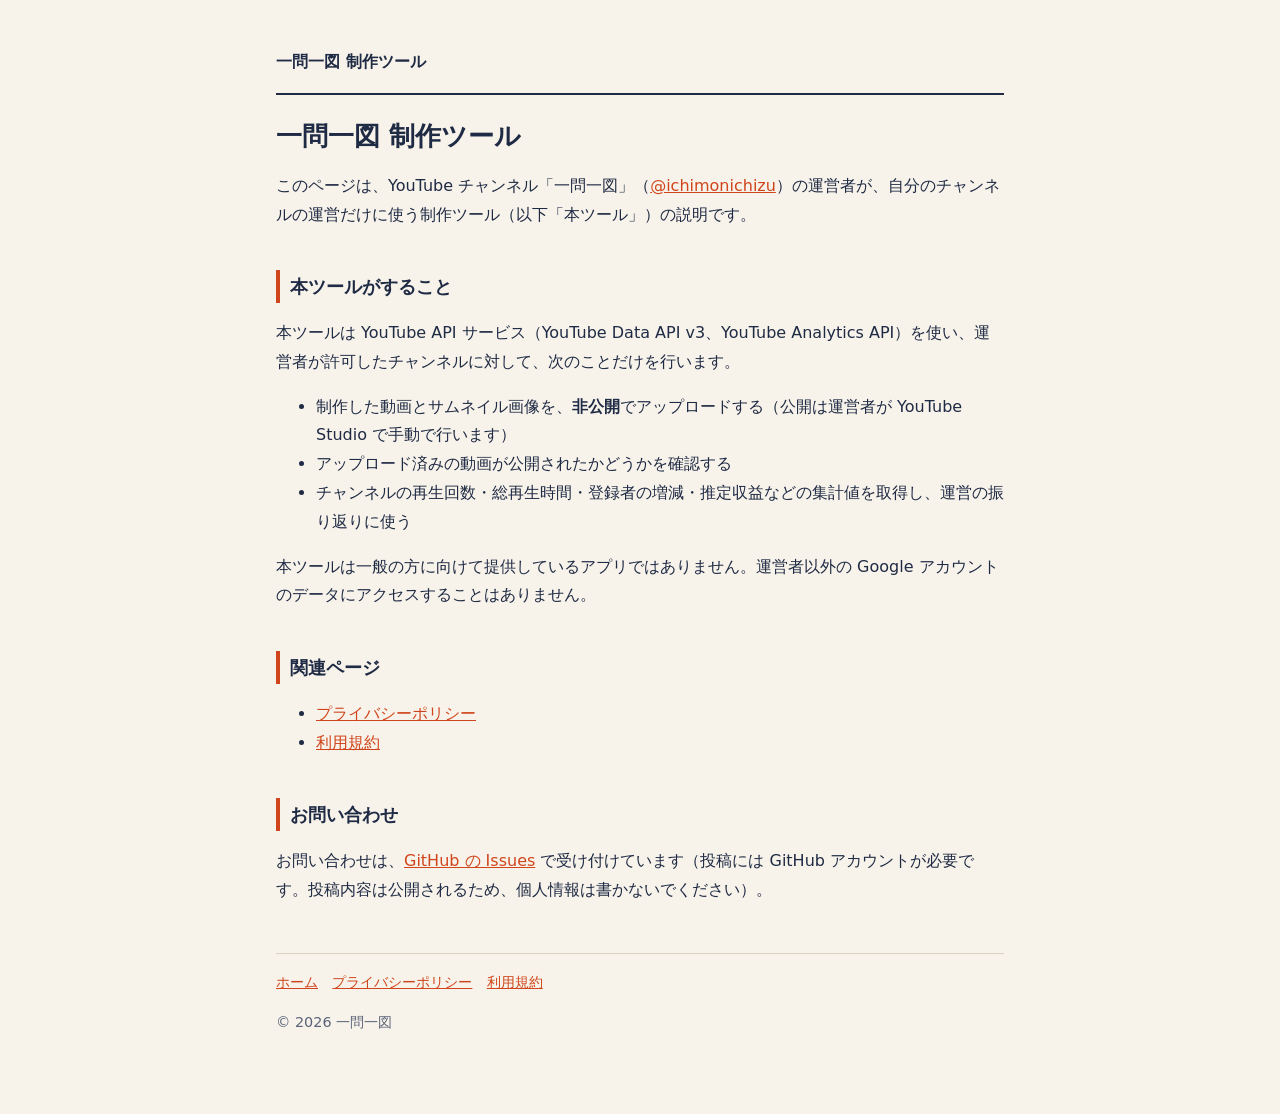
<file: index.html>
<!doctype html>
<html lang="ja">
<head>
<meta charset="utf-8">
<meta name="viewport" content="width=device-width, initial-scale=1">
<title>一問一図 制作ツール</title>
<link rel="stylesheet" href="style.css">
</head>
<body>
<main>
<header><p><a href="./">一問一図 制作ツール</a></p></header>

<h1>一問一図 制作ツール</h1>
<p>このページは、YouTube チャンネル「一問一図」（<a href="https://www.youtube.com/@ichimonichizu">@ichimonichizu</a>）の運営者が、自分のチャンネルの運営だけに使う制作ツール（以下「本ツール」）の説明です。</p>

<h2>本ツールがすること</h2>
<p>本ツールは YouTube API サービス（YouTube Data API v3、YouTube Analytics API）を使い、運営者が許可したチャンネルに対して、次のことだけを行います。</p>
<ul>
  <li>制作した動画とサムネイル画像を、<strong>非公開</strong>でアップロードする（公開は運営者が YouTube Studio で手動で行います）</li>
  <li>アップロード済みの動画が公開されたかどうかを確認する</li>
  <li>チャンネルの再生回数・総再生時間・登録者の増減・推定収益などの集計値を取得し、運営の振り返りに使う</li>
</ul>
<p>本ツールは一般の方に向けて提供しているアプリではありません。運営者以外の Google アカウントのデータにアクセスすることはありません。</p>

<h2>関連ページ</h2>
<ul>
  <li><a href="privacy.html">プライバシーポリシー</a></li>
  <li><a href="terms.html">利用規約</a></li>
</ul>

<h2>お問い合わせ</h2>
<p>お問い合わせは、<a href="https://github.com/ichimonichizu/ichimonichizu.github.io/issues">GitHub の Issues</a> で受け付けています（投稿には GitHub アカウントが必要です。投稿内容は公開されるため、個人情報は書かないでください）。</p>

<footer>
  <nav><a href="./">ホーム</a><a href="privacy.html">プライバシーポリシー</a><a href="terms.html">利用規約</a></nav>
  <p>© 2026 一問一図</p>
</footer>
</main>
</body>
</html>
</file>
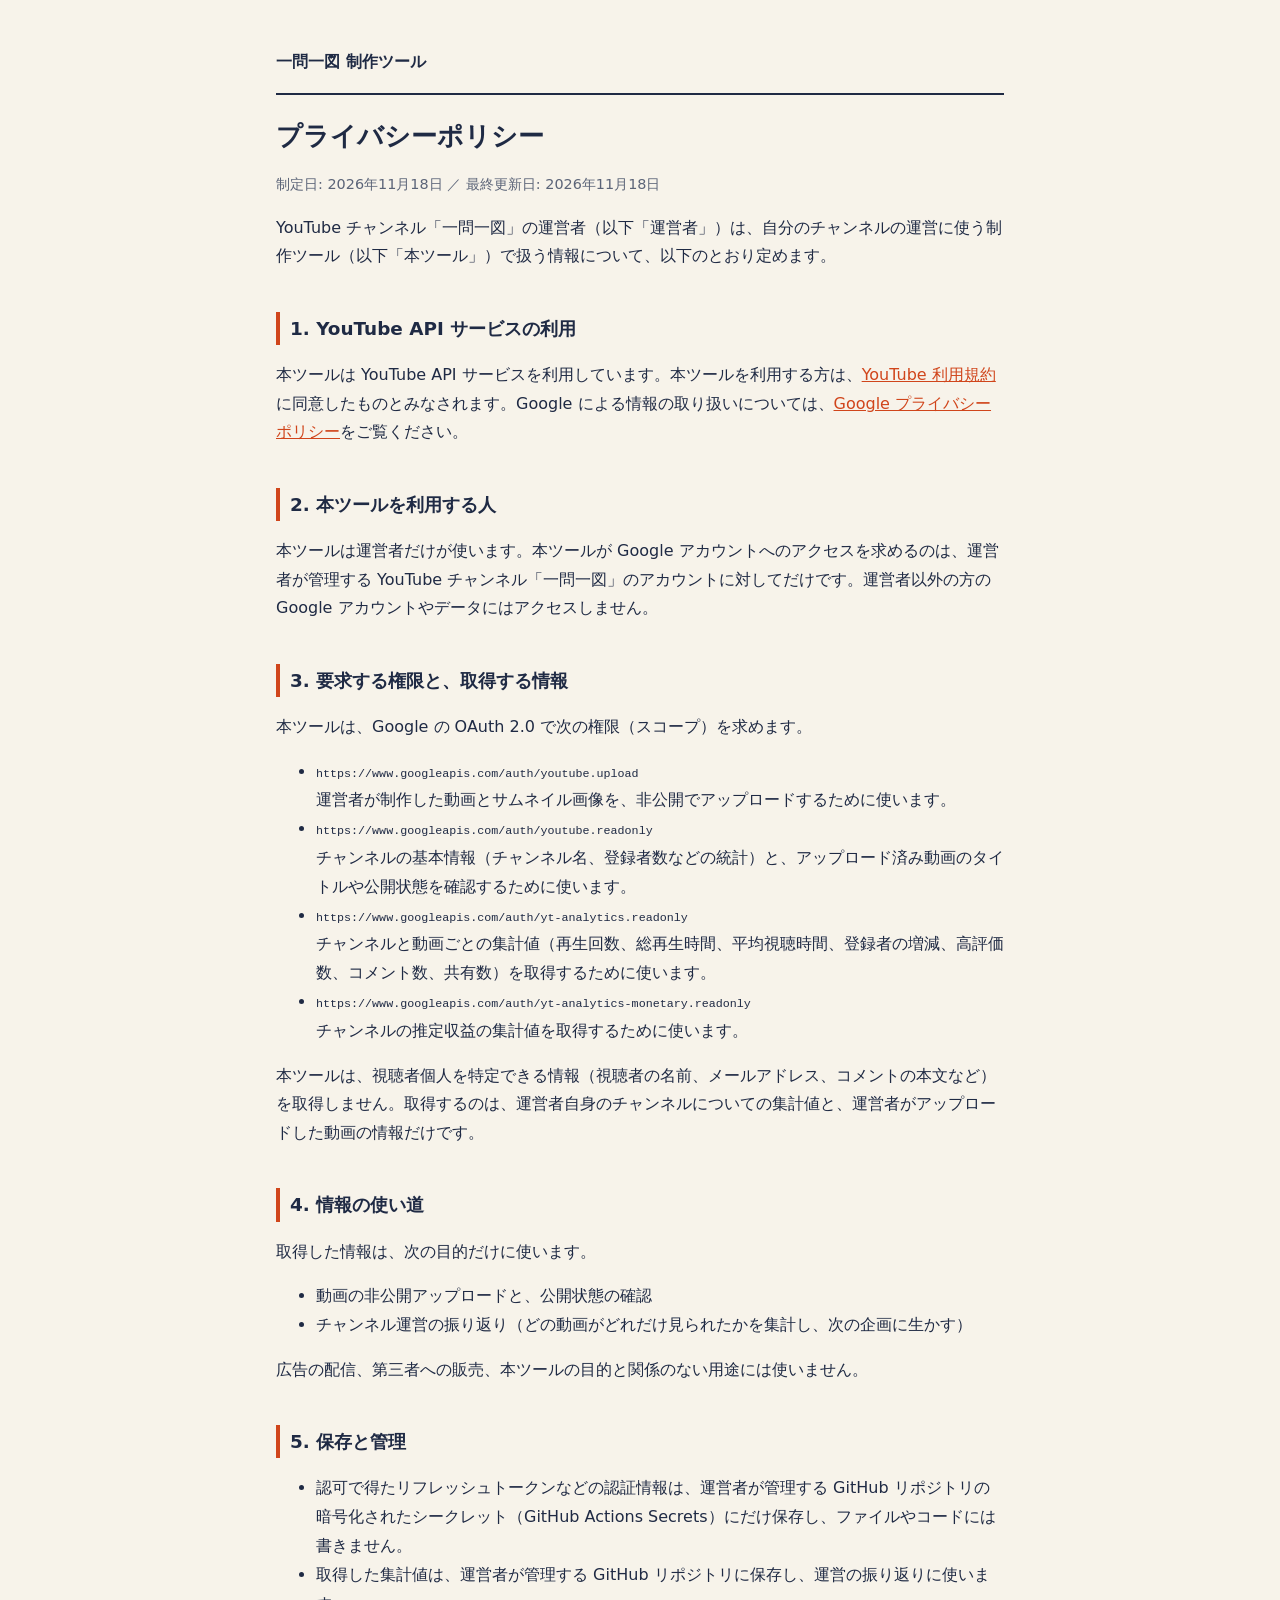
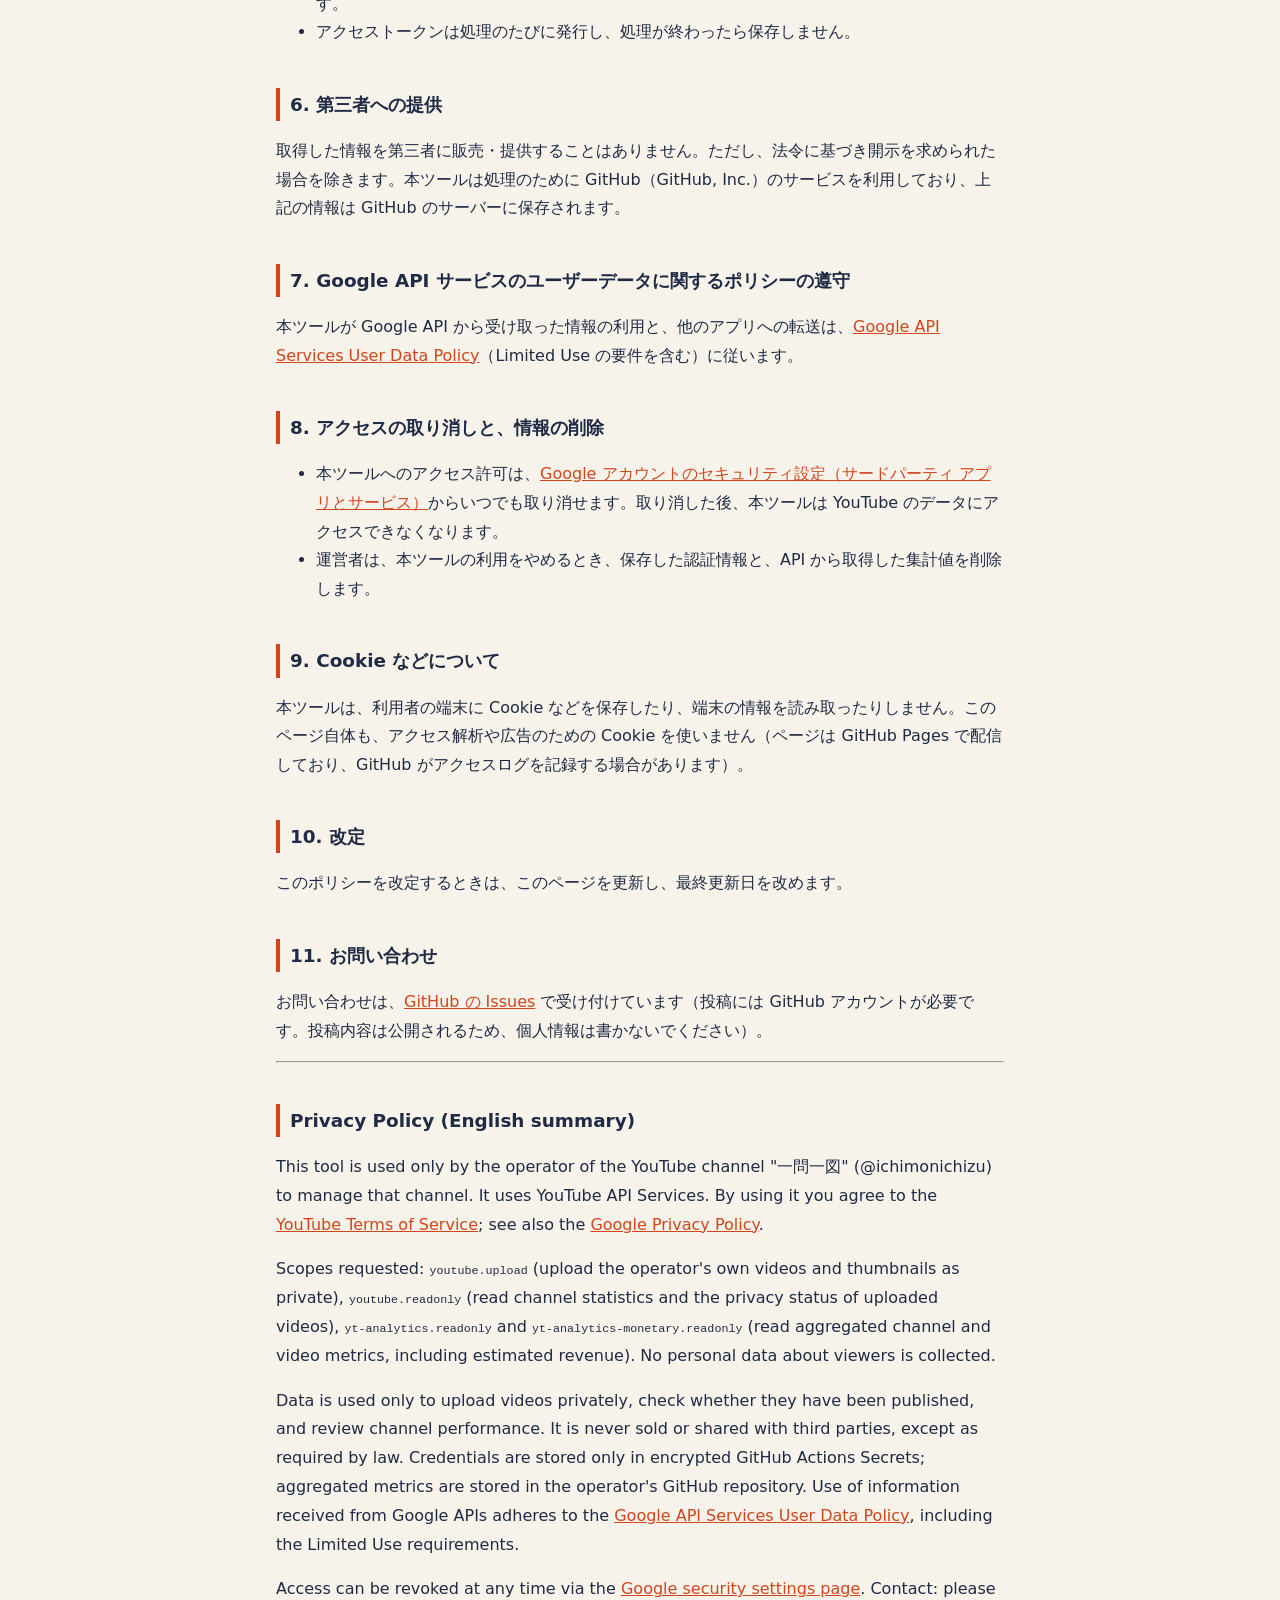
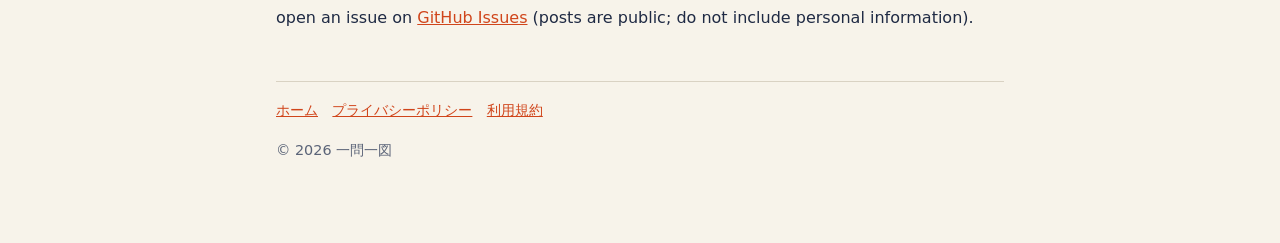
<file: privacy.html>
<!doctype html>
<html lang="ja">
<head>
<meta charset="utf-8">
<meta name="viewport" content="width=device-width, initial-scale=1">
<title>プライバシーポリシー</title>
<link rel="stylesheet" href="style.css">
</head>
<body>
<main>
<header><p><a href="./">一問一図 制作ツール</a></p></header>

<h1>プライバシーポリシー</h1>
<p class="meta">制定日: 2026年11月18日 ／ 最終更新日: 2026年11月18日</p>

<p>YouTube チャンネル「一問一図」の運営者（以下「運営者」）は、自分のチャンネルの運営に使う制作ツール（以下「本ツール」）で扱う情報について、以下のとおり定めます。</p>

<h2>1. YouTube API サービスの利用</h2>
<p>本ツールは YouTube API サービスを利用しています。本ツールを利用する方は、<a href="https://www.youtube.com/t/terms">YouTube 利用規約</a>に同意したものとみなされます。Google による情報の取り扱いについては、<a href="https://policies.google.com/privacy">Google プライバシーポリシー</a>をご覧ください。</p>

<h2>2. 本ツールを利用する人</h2>
<p>本ツールは運営者だけが使います。本ツールが Google アカウントへのアクセスを求めるのは、運営者が管理する YouTube チャンネル「一問一図」のアカウントに対してだけです。運営者以外の方の Google アカウントやデータにはアクセスしません。</p>

<h2>3. 要求する権限と、取得する情報</h2>
<p>本ツールは、Google の OAuth 2.0 で次の権限（スコープ）を求めます。</p>
<ul>
  <li><code>https://www.googleapis.com/auth/youtube.upload</code><br>運営者が制作した動画とサムネイル画像を、非公開でアップロードするために使います。</li>
  <li><code>https://www.googleapis.com/auth/youtube.readonly</code><br>チャンネルの基本情報（チャンネル名、登録者数などの統計）と、アップロード済み動画のタイトルや公開状態を確認するために使います。</li>
  <li><code>https://www.googleapis.com/auth/yt-analytics.readonly</code><br>チャンネルと動画ごとの集計値（再生回数、総再生時間、平均視聴時間、登録者の増減、高評価数、コメント数、共有数）を取得するために使います。</li>
  <li><code>https://www.googleapis.com/auth/yt-analytics-monetary.readonly</code><br>チャンネルの推定収益の集計値を取得するために使います。</li>
</ul>
<p>本ツールは、視聴者個人を特定できる情報（視聴者の名前、メールアドレス、コメントの本文など）を取得しません。取得するのは、運営者自身のチャンネルについての集計値と、運営者がアップロードした動画の情報だけです。</p>

<h2>4. 情報の使い道</h2>
<p>取得した情報は、次の目的だけに使います。</p>
<ul>
  <li>動画の非公開アップロードと、公開状態の確認</li>
  <li>チャンネル運営の振り返り（どの動画がどれだけ見られたかを集計し、次の企画に生かす）</li>
</ul>
<p>広告の配信、第三者への販売、本ツールの目的と関係のない用途には使いません。</p>

<h2>5. 保存と管理</h2>
<ul>
  <li>認可で得たリフレッシュトークンなどの認証情報は、運営者が管理する GitHub リポジトリの暗号化されたシークレット（GitHub Actions Secrets）にだけ保存し、ファイルやコードには書きません。</li>
  <li>取得した集計値は、運営者が管理する GitHub リポジトリに保存し、運営の振り返りに使います。</li>
  <li>アクセストークンは処理のたびに発行し、処理が終わったら保存しません。</li>
</ul>

<h2>6. 第三者への提供</h2>
<p>取得した情報を第三者に販売・提供することはありません。ただし、法令に基づき開示を求められた場合を除きます。本ツールは処理のために GitHub（GitHub, Inc.）のサービスを利用しており、上記の情報は GitHub のサーバーに保存されます。</p>

<h2>7. Google API サービスのユーザーデータに関するポリシーの遵守</h2>
<p>本ツールが Google API から受け取った情報の利用と、他のアプリへの転送は、<a href="https://developers.google.com/terms/api-services-user-data-policy">Google API Services User Data Policy</a>（Limited Use の要件を含む）に従います。</p>

<h2>8. アクセスの取り消しと、情報の削除</h2>
<ul>
  <li>本ツールへのアクセス許可は、<a href="https://security.google.com/settings/security/permissions">Google アカウントのセキュリティ設定（サードパーティ アプリとサービス）</a>からいつでも取り消せます。取り消した後、本ツールは YouTube のデータにアクセスできなくなります。</li>
  <li>運営者は、本ツールの利用をやめるとき、保存した認証情報と、API から取得した集計値を削除します。</li>
</ul>

<h2>9. Cookie などについて</h2>
<p>本ツールは、利用者の端末に Cookie などを保存したり、端末の情報を読み取ったりしません。このページ自体も、アクセス解析や広告のための Cookie を使いません（ページは GitHub Pages で配信しており、GitHub がアクセスログを記録する場合があります）。</p>

<h2>10. 改定</h2>
<p>このポリシーを改定するときは、このページを更新し、最終更新日を改めます。</p>

<h2>11. お問い合わせ</h2>
<p>お問い合わせは、<a href="https://github.com/ichimonichizu/ichimonichizu.github.io/issues">GitHub の Issues</a> で受け付けています（投稿には GitHub アカウントが必要です。投稿内容は公開されるため、個人情報は書かないでください）。</p>

<hr>

<h2 lang="en">Privacy Policy (English summary)</h2>
<div lang="en">
<p>This tool is used only by the operator of the YouTube channel "一問一図" (@ichimonichizu) to manage that channel. It uses YouTube API Services. By using it you agree to the <a href="https://www.youtube.com/t/terms">YouTube Terms of Service</a>; see also the <a href="https://policies.google.com/privacy">Google Privacy Policy</a>.</p>
<p>Scopes requested: <code>youtube.upload</code> (upload the operator's own videos and thumbnails as private), <code>youtube.readonly</code> (read channel statistics and the privacy status of uploaded videos), <code>yt-analytics.readonly</code> and <code>yt-analytics-monetary.readonly</code> (read aggregated channel and video metrics, including estimated revenue). No personal data about viewers is collected.</p>
<p>Data is used only to upload videos privately, check whether they have been published, and review channel performance. It is never sold or shared with third parties, except as required by law. Credentials are stored only in encrypted GitHub Actions Secrets; aggregated metrics are stored in the operator's GitHub repository. Use of information received from Google APIs adheres to the <a href="https://developers.google.com/terms/api-services-user-data-policy">Google API Services User Data Policy</a>, including the Limited Use requirements.</p>
<p>Access can be revoked at any time via the <a href="https://security.google.com/settings/security/permissions">Google security settings page</a>. Contact: please open an issue on <a href="https://github.com/ichimonichizu/ichimonichizu.github.io/issues">GitHub Issues</a> (posts are public; do not include personal information).</p>
</div>

<footer>
  <nav><a href="./">ホーム</a><a href="privacy.html">プライバシーポリシー</a><a href="terms.html">利用規約</a></nav>
  <p>© 2026 一問一図</p>
</footer>
</main>
</body>
</html>
</file>
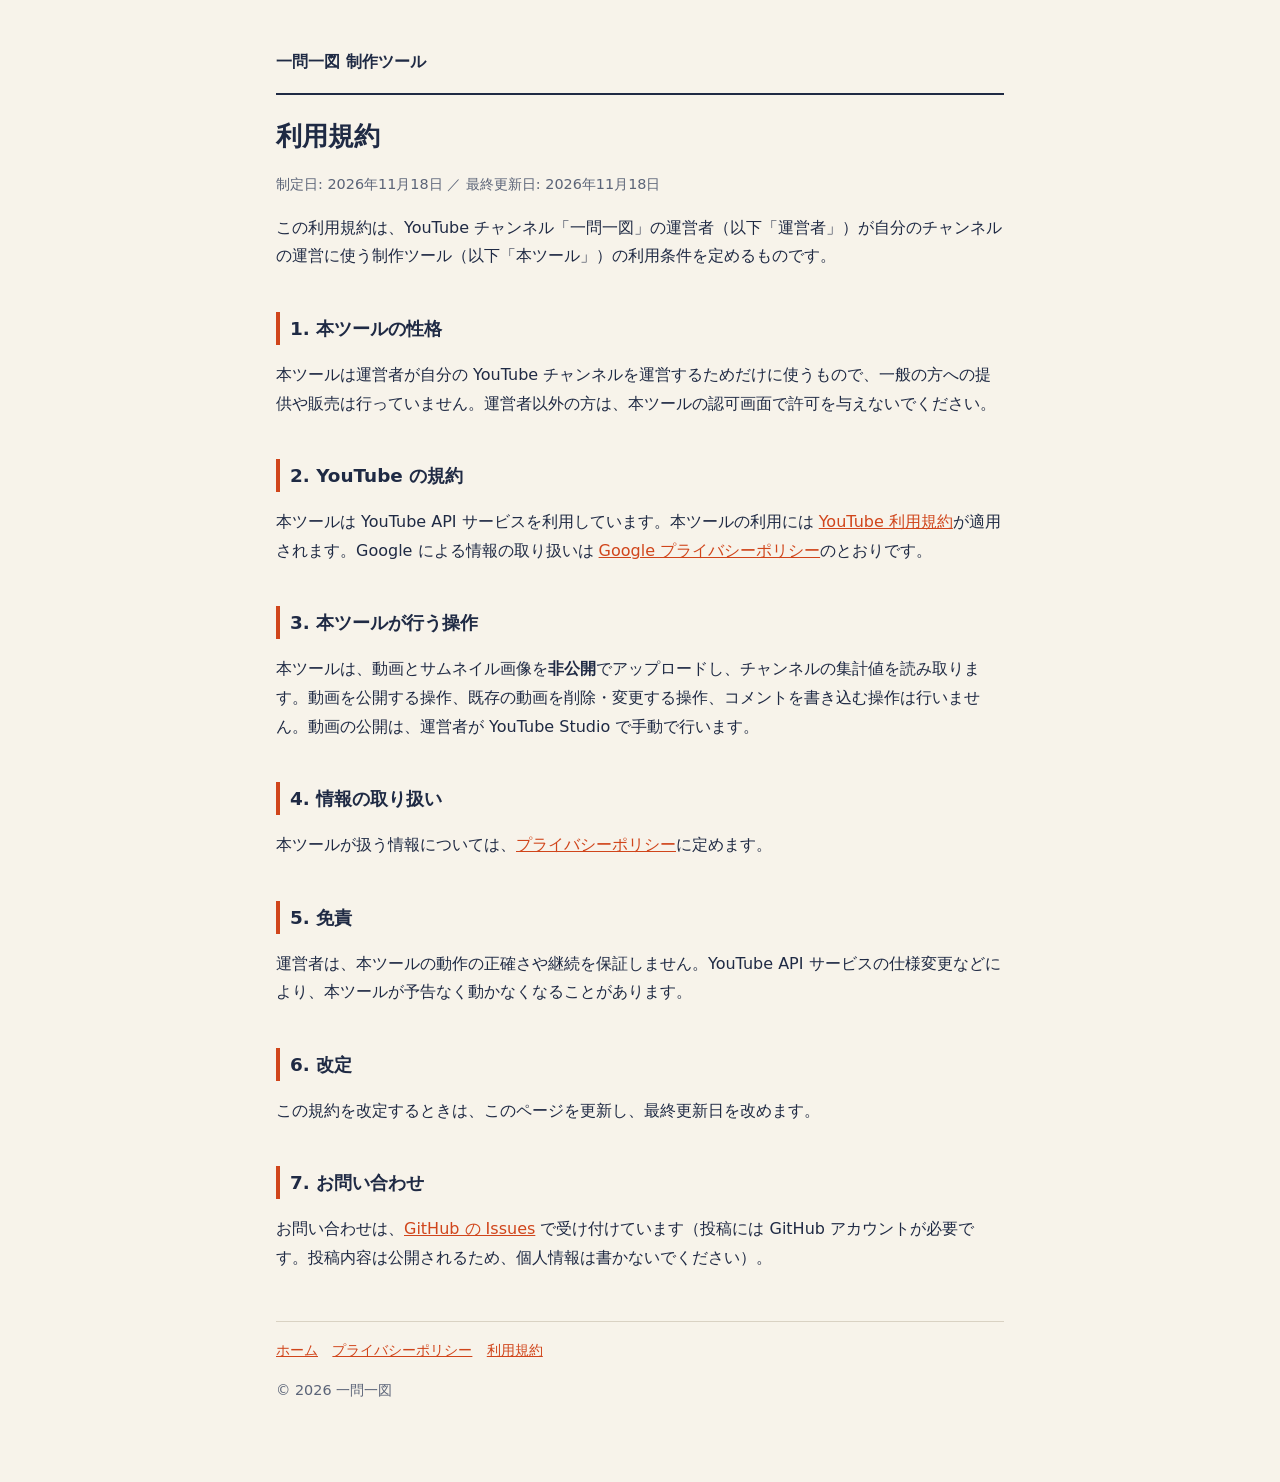
<file: terms.html>
<!doctype html>
<html lang="ja">
<head>
<meta charset="utf-8">
<meta name="viewport" content="width=device-width, initial-scale=1">
<title>利用規約</title>
<link rel="stylesheet" href="style.css">
</head>
<body>
<main>
<header><p><a href="./">一問一図 制作ツール</a></p></header>

<h1>利用規約</h1>
<p class="meta">制定日: 2026年11月18日 ／ 最終更新日: 2026年11月18日</p>

<p>この利用規約は、YouTube チャンネル「一問一図」の運営者（以下「運営者」）が自分のチャンネルの運営に使う制作ツール（以下「本ツール」）の利用条件を定めるものです。</p>

<h2>1. 本ツールの性格</h2>
<p>本ツールは運営者が自分の YouTube チャンネルを運営するためだけに使うもので、一般の方への提供や販売は行っていません。運営者以外の方は、本ツールの認可画面で許可を与えないでください。</p>

<h2>2. YouTube の規約</h2>
<p>本ツールは YouTube API サービスを利用しています。本ツールの利用には <a href="https://www.youtube.com/t/terms">YouTube 利用規約</a>が適用されます。Google による情報の取り扱いは <a href="https://policies.google.com/privacy">Google プライバシーポリシー</a>のとおりです。</p>

<h2>3. 本ツールが行う操作</h2>
<p>本ツールは、動画とサムネイル画像を<strong>非公開</strong>でアップロードし、チャンネルの集計値を読み取ります。動画を公開する操作、既存の動画を削除・変更する操作、コメントを書き込む操作は行いません。動画の公開は、運営者が YouTube Studio で手動で行います。</p>

<h2>4. 情報の取り扱い</h2>
<p>本ツールが扱う情報については、<a href="privacy.html">プライバシーポリシー</a>に定めます。</p>

<h2>5. 免責</h2>
<p>運営者は、本ツールの動作の正確さや継続を保証しません。YouTube API サービスの仕様変更などにより、本ツールが予告なく動かなくなることがあります。</p>

<h2>6. 改定</h2>
<p>この規約を改定するときは、このページを更新し、最終更新日を改めます。</p>

<h2>7. お問い合わせ</h2>
<p>お問い合わせは、<a href="https://github.com/ichimonichizu/ichimonichizu.github.io/issues">GitHub の Issues</a> で受け付けています（投稿には GitHub アカウントが必要です。投稿内容は公開されるため、個人情報は書かないでください）。</p>

<footer>
  <nav><a href="./">ホーム</a><a href="privacy.html">プライバシーポリシー</a><a href="terms.html">利用規約</a></nav>
  <p>© 2026 一問一図</p>
</footer>
</main>
</body>
</html>
</file>
<file: style.css>
:root {
  --bg: #f7f3ea;
  --text: #1f2a44;
  --muted: #5b6478;
  --accent: #d0451b;
  --line: #d9d2c3;
}
@media (prefers-color-scheme: dark) {
  :root {
    --bg: #161b26;
    --text: #e8e4da;
    --muted: #a3a9b6;
    --accent: #f0794f;
    --line: #333b4c;
  }
}
* { box-sizing: border-box; }
body {
  margin: 0;
  background: var(--bg);
  color: var(--text);
  font-family: "Hiragino Sans", "Noto Sans JP", "Noto Sans CJK JP", system-ui, sans-serif;
  line-height: 1.8;
}
main { max-width: 760px; margin: 0 auto; padding: 32px 16px 64px; }
header { border-bottom: 2px solid var(--text); margin-bottom: 24px; }
header a { color: var(--text); text-decoration: none; font-weight: 700; }
h1 { font-size: 1.6rem; line-height: 1.4; }
h2 { font-size: 1.15rem; margin-top: 2.2em; border-left: 4px solid var(--accent); padding-left: 10px; }
a { color: var(--accent); }
code { font-size: 0.9em; overflow-wrap: anywhere; }
.meta { color: var(--muted); font-size: 0.9rem; }
footer { margin-top: 48px; padding-top: 16px; border-top: 1px solid var(--line); color: var(--muted); font-size: 0.9rem; }
nav a { margin-right: 1em; }
</file>
